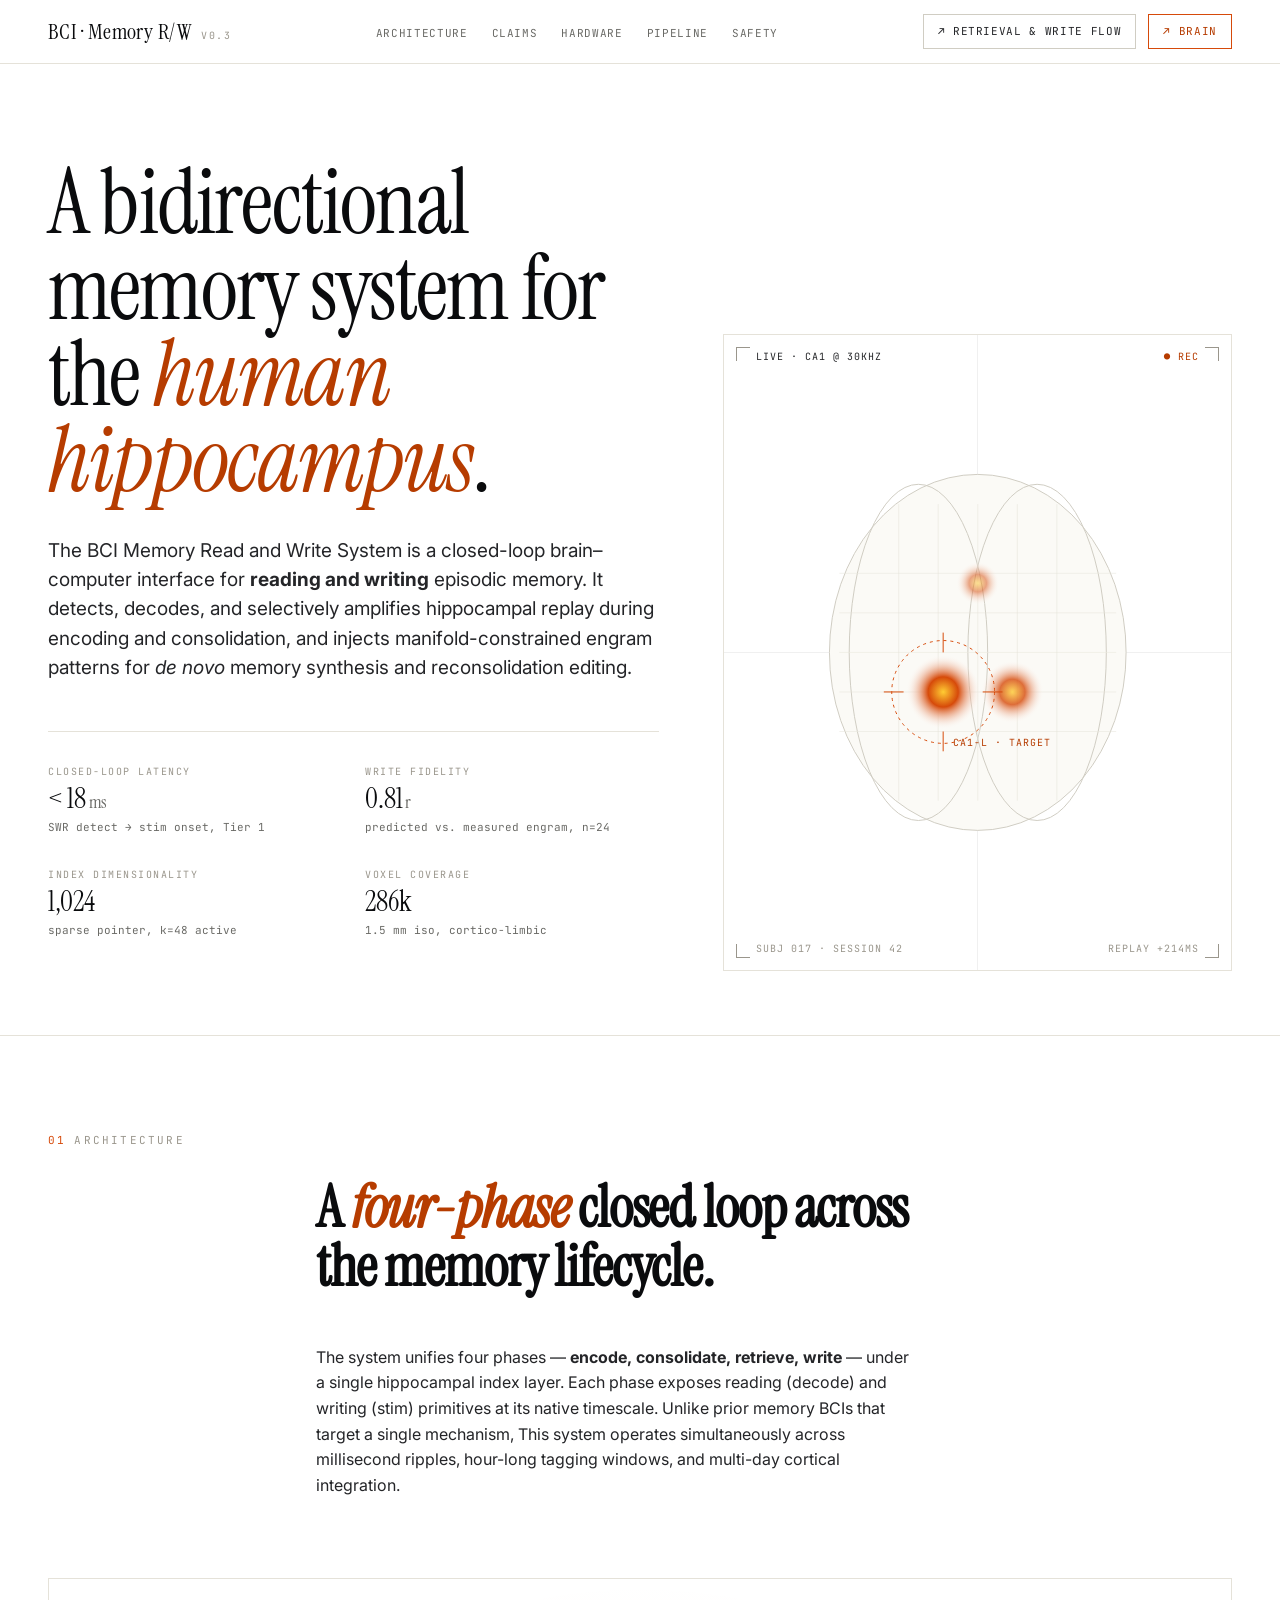
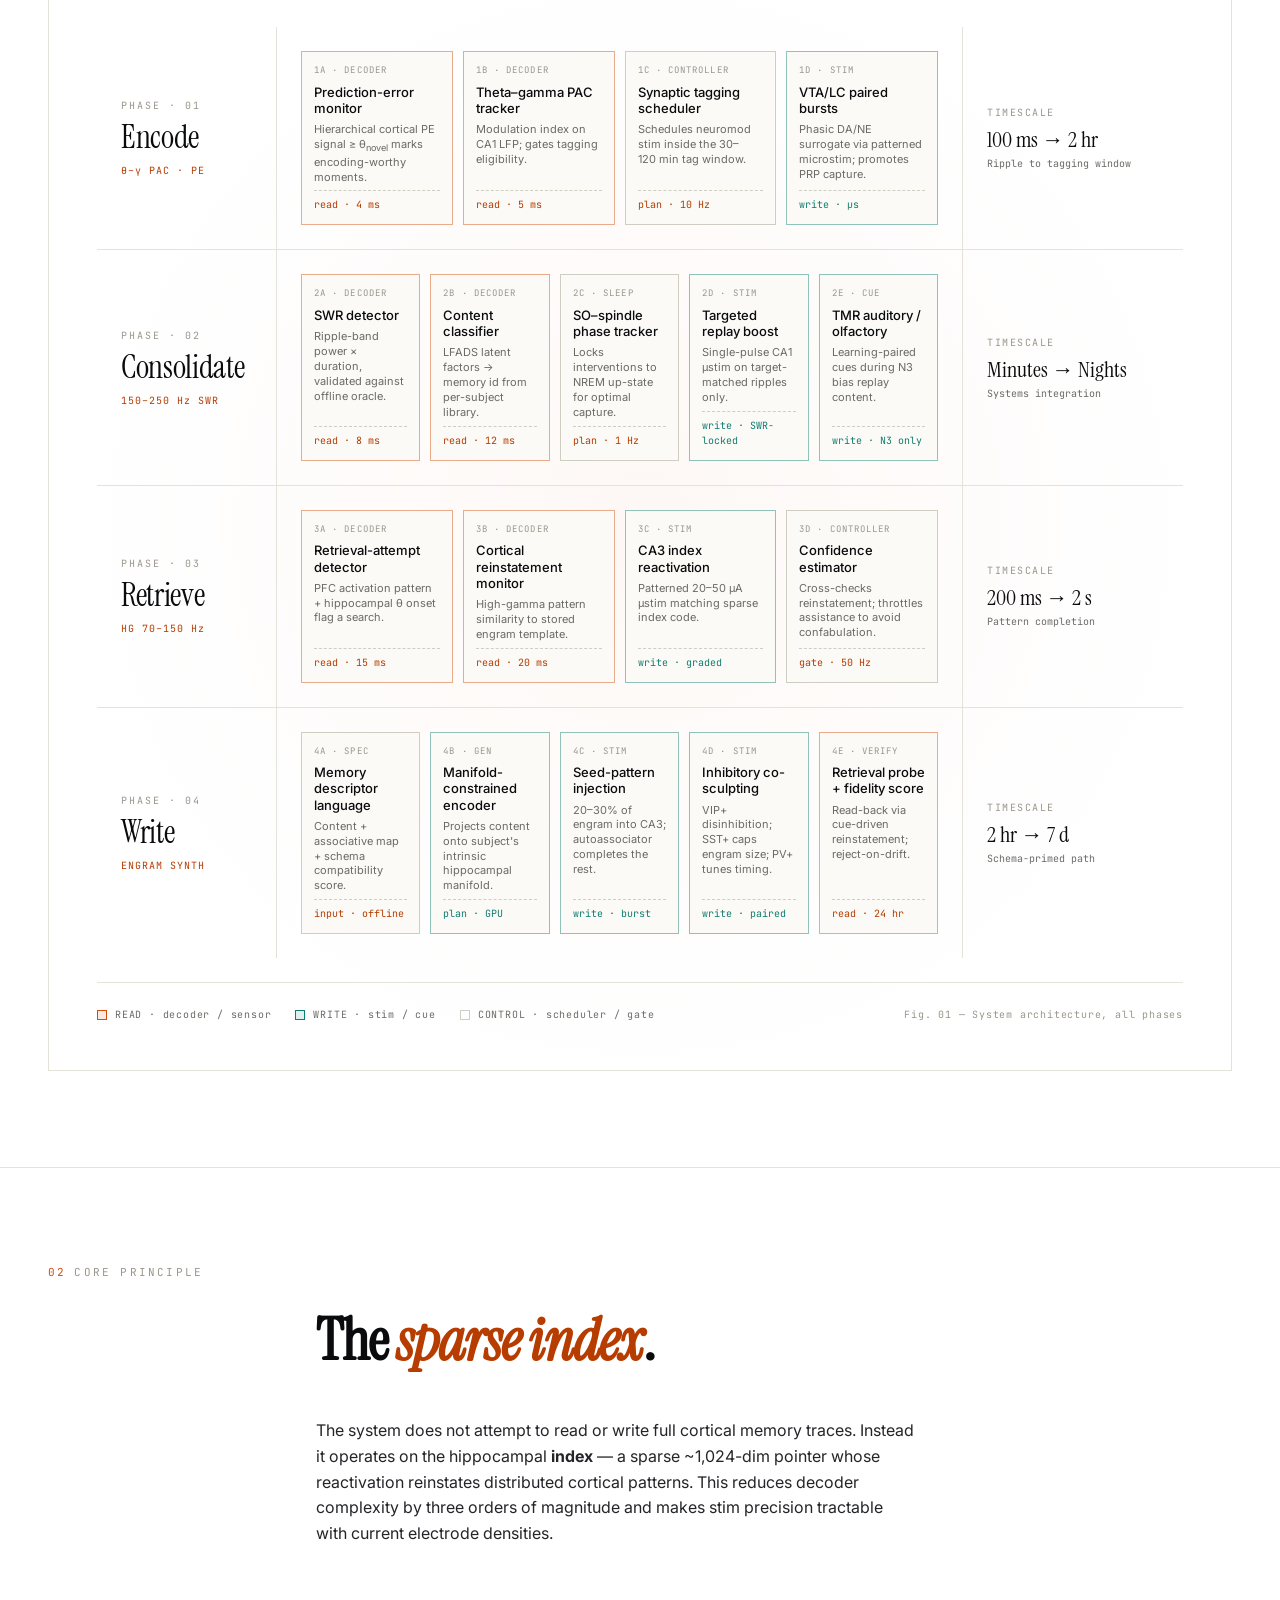
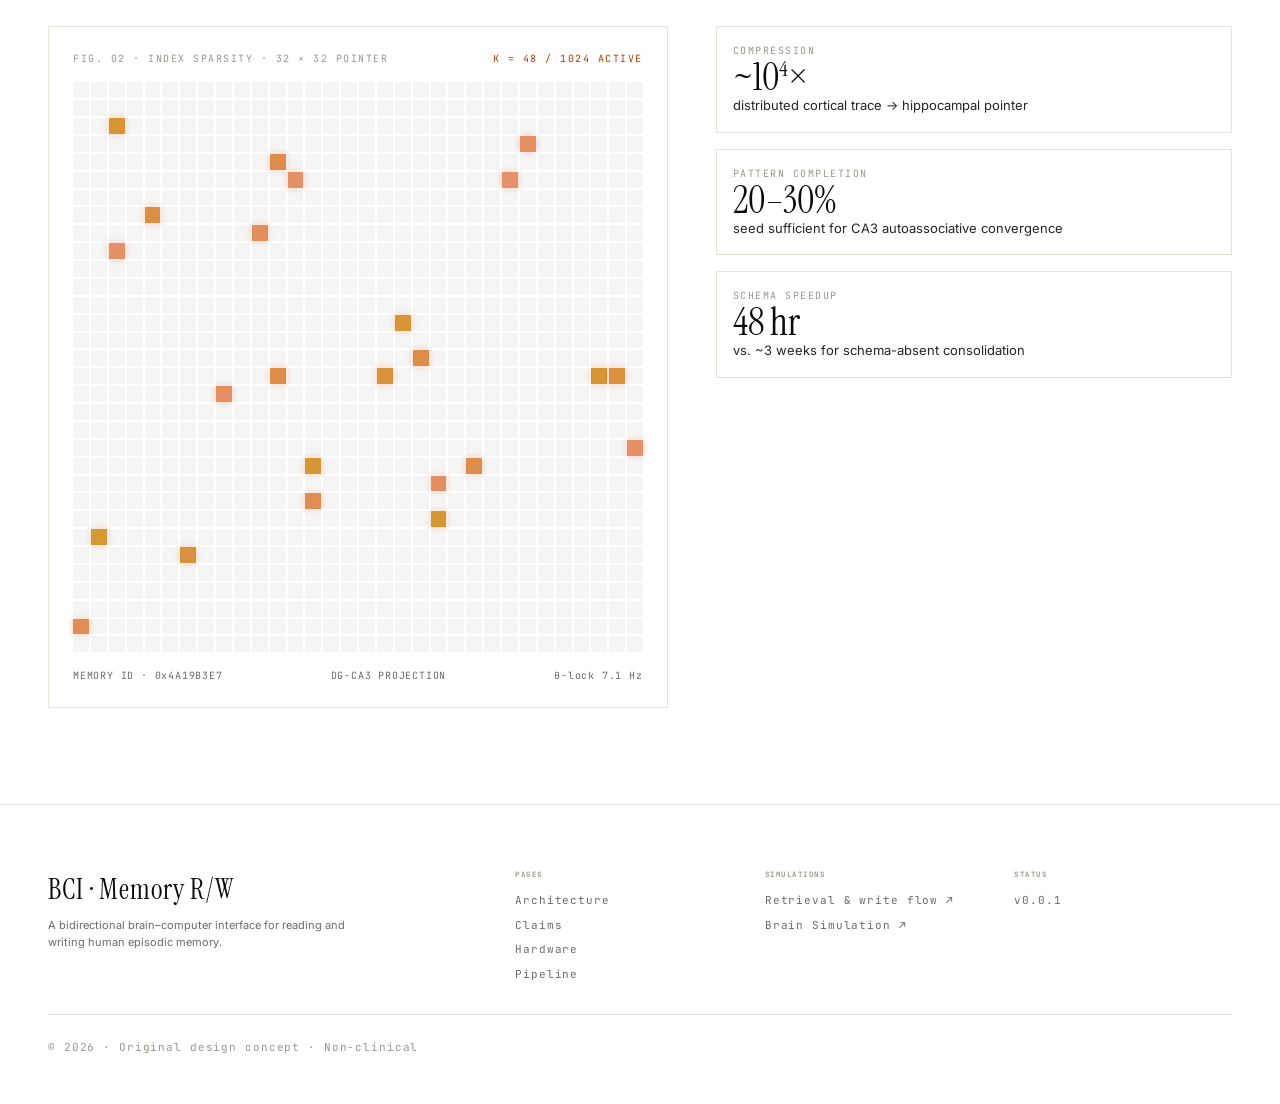
<file: index.html>
<!doctype html>
<html lang="en">
<head>
<meta charset="utf-8" />
<meta name="viewport" content="width=device-width, initial-scale=1" />
<title>BCI Memory R/W · System Design Specification</title>
<link rel="preconnect" href="https://fonts.googleapis.com" />
<link rel="preconnect" href="https://fonts.gstatic.com" crossorigin />
<link href="https://fonts.googleapis.com/css2?family=Instrument+Serif:ital@0;1&family=Inter:wght@300;400;500;600&family=JetBrains+Mono:wght@300;400;500&display=swap" rel="stylesheet" />
<link rel="stylesheet" href="styles/tokens.css" />
<link rel="stylesheet" href="styles/responsive.css" />
<style>
  /* ========= LAYOUT ========= */
  .wrap { max-width: 1440px; margin: 0 auto; padding: 0 var(--s-7); }
  @media (max-width: 900px){ .wrap { padding: 0 var(--s-5); } }

  /* ===== NAV ===== */
  nav.top {
    position: sticky; top: 0; z-index: 50;
    background: rgba(255,255,255,0.88);
    backdrop-filter: blur(12px);
    border-bottom: 1px solid var(--line);
  }
  nav.top .inner {
    display: flex; align-items: center; justify-content: space-between;
    padding: 14px var(--s-7);
    max-width: 1440px; margin: 0 auto;
  }
  nav.top .brand { display: flex; align-items: baseline; gap: 10px; }
  nav.top .brand .logo {
    font-family: var(--f-display); font-size: 22px; color: var(--fg-0);
    letter-spacing: 0.02em;
  }
  nav.top .brand .tag {
    font-family: var(--f-mono); font-size: 10px;
    color: var(--fg-3); text-transform: uppercase; letter-spacing: 0.15em;
  }
  nav.top ul { display: flex; gap: 24px; margin: 0; padding: 0; list-style: none; }
  nav.top ul a {
    font-family: var(--f-mono); font-size: 11px; color: var(--fg-2);
    letter-spacing: 0.06em; text-transform: uppercase;
  }
  nav.top ul a:hover { color: var(--fg-0); }
  nav.top .cta {
    display: flex; gap: 12px; align-items: center;
  }
  .pill {
    display: inline-flex; align-items: center; gap: 8px;
    padding: 8px 14px; border: 1px solid var(--line-2);
    font-family: var(--f-mono); font-size: 11px; letter-spacing: 0.06em;
    color: var(--fg-1); background: transparent; text-transform: uppercase;
    transition: all 0.15s;
  }
  .pill:hover { border-color: var(--fg-2); color: var(--fg-0); }
  .pill.hot { border-color: var(--hot-0); color: var(--hot-1); }
  .pill.hot:hover { background: rgba(214,74,10,0.08); }

  /* ===== HERO ===== */
  .hero {
    padding: var(--s-9) 0 var(--s-8);
    border-bottom: 1px solid var(--line);
    position: relative; overflow: hidden;
  }
  .hero .eyebrow {
    font-family: var(--f-mono); font-size: 11px; letter-spacing: 0.2em;
    color: var(--hot-1); text-transform: uppercase; margin-bottom: var(--s-5);
    display: flex; gap: 16px; align-items: center;
  }
  .hero .eyebrow::before {
    content: ""; width: 8px; height: 8px; border-radius: 50%;
    background: var(--hot-0); box-shadow: 0 0 12px var(--hot-0);
    animation: pulse 2s ease-in-out infinite;
  }
  @keyframes pulse {
    0%, 100% { opacity: 1; }
    50% { opacity: 0.4; }
  }
  .hero h1 {
    font-family: var(--f-display); font-size: clamp(54px, 7vw, 112px);
    font-weight: 400; line-height: 0.96; color: var(--fg-0);
    margin: 0 0 var(--s-6); letter-spacing: -0.02em;
    max-width: 16ch;
  }
  .hero h1 em { font-style: italic; color: var(--hot-1); }
  .hero .lede {
    max-width: 56ch; font-size: 19px; line-height: 1.55;
    color: var(--fg-1); margin-bottom: var(--s-7);
  }
  .hero-grid {
    display: grid; grid-template-columns: 1.2fr 1fr;
    gap: var(--s-8); align-items: end;
  }
  @media (max-width: 1000px){ .hero-grid { grid-template-columns: 1fr; } }
  .hero-meta {
    display: grid; grid-template-columns: repeat(2, 1fr); gap: var(--s-6) var(--s-5);
    padding: var(--s-6) 0; border-top: 1px solid var(--line);
  }
  .hero-meta .cell .k {
    font-family: var(--f-mono); font-size: 10px; color: var(--fg-3);
    letter-spacing: 0.15em; text-transform: uppercase; margin-bottom: 6px;
  }
  .hero-meta .cell .v {
    font-family: var(--f-display); font-size: 28px; color: var(--fg-0);
    line-height: 1; letter-spacing: -0.01em;
  }
  .hero-meta .cell .sub {
    font-family: var(--f-mono); font-size: 11px; color: var(--fg-2);
    margin-top: 6px;
  }

  /* Hero-right: stylized brain/signal panel */
  .hero-viz {
    border: 1px solid var(--line);
    background: var(--bg-1);
    aspect-ratio: 4/5;
    position: relative; overflow: hidden;
  }
  .hero-viz .crosshair {
    position: absolute; inset: 0;
    background:
      linear-gradient(to right, transparent calc(50% - 0.5px), rgba(0,0,0,0.06) 50%, transparent calc(50% + 0.5px)),
      linear-gradient(to bottom, transparent calc(50% - 0.5px), rgba(0,0,0,0.06) 50%, transparent calc(50% + 0.5px));
  }
  .hero-viz .corner {
    position: absolute; width: 14px; height: 14px; border: 1px solid var(--fg-3);
  }
  .hero-viz .c-tl { top: 12px; left: 12px; border-right: 0; border-bottom: 0; }
  .hero-viz .c-tr { top: 12px; right: 12px; border-left: 0; border-bottom: 0; }
  .hero-viz .c-bl { bottom: 12px; left: 12px; border-right: 0; border-top: 0; }
  .hero-viz .c-br { bottom: 12px; right: 12px; border-left: 0; border-top: 0; }
  .hero-viz .label {
    position: absolute; font-family: var(--f-mono); font-size: 10px;
    color: var(--fg-2); letter-spacing: 0.1em; text-transform: uppercase;
  }
  .hero-viz .hud-tl { top: 14px; left: 32px; color: var(--fg-1); }
  .hero-viz .hud-tr { top: 14px; right: 32px; color: var(--hot-1); }
  .hero-viz .hud-bl { bottom: 14px; left: 32px; color: var(--fg-3); }
  .hero-viz .hud-br { bottom: 14px; right: 32px; color: var(--fg-3); }

  /* Brain glyph inside viz */
  .brain-glyph {
    position: absolute; inset: 0; display: flex; align-items: center; justify-content: center;
  }

  /* ===== SECTION ===== */
  section { padding: var(--s-9) 0; border-bottom: 1px solid var(--line); }
  .sec-head {
    display: grid; grid-template-columns: 220px 1fr; gap: var(--s-7);
    margin-bottom: var(--s-8);
  }
  @media (max-width: 900px){ .sec-head { grid-template-columns: 1fr; gap: var(--s-4); } }
  .sec-label {
    font-family: var(--f-mono); font-size: 11px;
    color: var(--fg-3); letter-spacing: 0.2em; text-transform: uppercase;
  }
  .sec-label .num { color: var(--hot-0); margin-right: 8px; }
  .sec-title {
    font-family: var(--f-display); font-size: clamp(38px, 4.5vw, 64px);
    line-height: 1.02; letter-spacing: -0.02em; color: var(--fg-0);
    max-width: 22ch;
  }
  .sec-title em { color: var(--hot-1); font-style: italic; }
  .sec-dek {
    margin-top: var(--s-4); max-width: 60ch; color: var(--fg-1);
    font-size: 16px; line-height: 1.6;
  }

  /* ===== ARCHITECTURE DIAGRAM ===== */
  .arch {
    border: 1px solid var(--line);
    background: var(--bg-1) radial-gradient(circle at 50% 50%, rgba(214,74,10,0.04), transparent 70%);
    padding: var(--s-7);
    position: relative;
  }
  .arch-grid {
    display: grid; grid-template-columns: 1fr;
    gap: 0;
  }
  .stage-row {
    display: grid; grid-template-columns: 180px 1fr 220px;
    gap: 0;
    border-bottom: 1px solid var(--line);
    min-height: 140px;
  }
  .stage-row:last-child { border-bottom: 0; }
  .stage-label {
    padding: var(--s-5) var(--s-5);
    border-right: 1px solid var(--line);
    display: flex; flex-direction: column; justify-content: center;
  }
  .stage-label .num {
    font-family: var(--f-mono); font-size: 10px; color: var(--fg-3);
    letter-spacing: 0.2em; margin-bottom: 8px;
  }
  .stage-label .name {
    font-family: var(--f-display); font-size: 32px; color: var(--fg-0);
    line-height: 1; letter-spacing: -0.01em;
  }
  .stage-label .band {
    font-family: var(--f-mono); font-size: 10px; color: var(--hot-1);
    margin-top: 10px; letter-spacing: 0.1em;
  }
  .stage-body {
    padding: var(--s-5);
    border-right: 1px solid var(--line);
    display: flex; gap: 10px; align-items: stretch;
    overflow-x: auto;
  }
  .blk {
    flex: 1; min-width: 110px; padding: 12px;
    background: var(--bg-2); border: 1px solid var(--line-2);
    display: flex; flex-direction: column; gap: 6px;
    position: relative;
  }
  .blk.hot { border-color: rgba(214,74,10,0.45); }
  .blk.cool { border-color: rgba(14,124,112,0.45); }
  .blk .bn {
    font-family: var(--f-mono); font-size: 9px; color: var(--fg-3);
    letter-spacing: 0.12em;
  }
  .blk .bt {
    font-size: 13px; color: var(--fg-0); font-weight: 500;
    line-height: 1.25;
  }
  .blk .bd {
    font-size: 11px; color: var(--fg-2); line-height: 1.35;
  }
  .blk .bp {
    font-family: var(--f-mono); font-size: 10px; color: var(--hot-1);
    margin-top: auto; padding-top: 6px;
    border-top: 1px dashed var(--line-2);
  }
  .blk.cool .bp { color: var(--cool-0); }
  .stage-timescale {
    padding: var(--s-5);
    display: flex; flex-direction: column; justify-content: center;
  }
  .stage-timescale .t-key {
    font-family: var(--f-mono); font-size: 10px; color: var(--fg-3);
    letter-spacing: 0.15em; margin-bottom: 8px;
  }
  .stage-timescale .t-v {
    font-family: var(--f-display); font-size: 22px; color: var(--fg-0);
    line-height: 1.1;
  }
  .stage-timescale .t-d {
    font-family: var(--f-mono); font-size: 10px; color: var(--fg-2);
    margin-top: 4px;
  }

  .arch-legend {
    display: flex; gap: 24px; padding-top: var(--s-5);
    border-top: 1px solid var(--line); margin-top: var(--s-5);
    flex-wrap: wrap;
    font-family: var(--f-mono); font-size: 10px;
    color: var(--fg-2); letter-spacing: 0.08em;
  }
  .arch-legend span { display: flex; align-items: center; gap: 8px; }
  .sw { width: 10px; height: 10px; border: 1px solid; }
  .sw.hot { border-color: var(--hot-0); background: rgba(214,74,10,0.12); }
  .sw.cool { border-color: var(--cool-0); background: rgba(14,124,112,0.12); }
  .sw.none { border-color: var(--line-2); }

  /* ===== CLAIMS ===== */
  .claims {
    display: grid; grid-template-columns: repeat(2, 1fr); gap: 1px;
    background: var(--line);
    border: 1px solid var(--line);
  }
  @media (max-width: 900px){ .claims { grid-template-columns: 1fr; } }
  .claim {
    background: var(--bg-0);
    padding: var(--s-6);
    display: flex; flex-direction: column; gap: 14px;
  }
  .claim .cno {
    font-family: var(--f-mono); font-size: 10px; color: var(--hot-0);
    letter-spacing: 0.2em;
  }
  .claim h4 {
    font-family: var(--f-display); font-size: 28px; color: var(--fg-0);
    margin: 0; line-height: 1.05; letter-spacing: -0.01em; font-weight: 400;
  }
  .claim p {
    margin: 0; color: var(--fg-1); font-size: 14px; line-height: 1.55;
  }
  .claim .refs {
    font-family: var(--f-mono); font-size: 10px; color: var(--fg-3);
    margin-top: auto; padding-top: 10px; border-top: 1px dashed var(--line);
    letter-spacing: 0.05em;
  }

  /* ===== SIGNAL/BAND TABLE ===== */
  .band-table { width: 100%; border-collapse: collapse; font-size: 13px; }
  .band-table th, .band-table td {
    padding: 14px 16px; text-align: left; border-bottom: 1px solid var(--line);
    vertical-align: top;
  }
  .band-table th {
    font-family: var(--f-mono); font-size: 10px; font-weight: 400;
    color: var(--fg-3); letter-spacing: 0.15em; text-transform: uppercase;
  }
  .band-table td.mono { font-family: var(--f-mono); color: var(--fg-1); font-size: 12px; }
  .band-table td .swatch {
    display: inline-block; width: 8px; height: 8px; border-radius: 50%;
    margin-right: 10px; vertical-align: middle;
  }
  .band-table tr:hover td { background: var(--bg-1); }

  /* Electrode + hardware */
  .hw-grid {
    display: grid; grid-template-columns: repeat(3, 1fr); gap: 1px;
    background: var(--line); border: 1px solid var(--line);
  }
  @media (max-width: 900px){ .hw-grid { grid-template-columns: 1fr; } }
  .hw-tier {
    background: var(--bg-0); padding: var(--s-6);
    display: flex; flex-direction: column; gap: var(--s-4);
  }
  .hw-tier .t-badge {
    align-self: flex-start;
    font-family: var(--f-mono); font-size: 10px; color: var(--fg-0);
    padding: 4px 8px; border: 1px solid var(--line-2);
    letter-spacing: 0.15em; text-transform: uppercase;
  }
  .hw-tier.t1 .t-badge { border-color: var(--hot-0); color: var(--hot-1); }
  .hw-tier.t2 .t-badge { border-color: var(--cool-0); color: var(--cool-0); }
  .hw-tier h5 {
    font-family: var(--f-display); font-size: 28px; margin: 0;
    color: var(--fg-0); font-weight: 400; line-height: 1.05;
  }
  .hw-tier .spec {
    display: grid; grid-template-columns: 130px 1fr; gap: 10px 16px;
    font-size: 12px;
  }
  .hw-tier .spec dt {
    font-family: var(--f-mono); font-size: 10px; color: var(--fg-3);
    letter-spacing: 0.08em; text-transform: uppercase;
  }
  .hw-tier .spec dd { margin: 0; color: var(--fg-1); }

  /* Pipeline bars */
  .pipeline {
    display: grid; grid-template-columns: 1fr 1fr; gap: var(--s-6);
  }
  @media (max-width: 1000px){ .pipeline { grid-template-columns: 1fr; } }
  .pipeline-col h6 {
    font-family: var(--f-mono); font-size: 11px; color: var(--fg-3);
    letter-spacing: 0.2em; text-transform: uppercase;
    margin: 0 0 var(--s-4); padding-bottom: var(--s-3);
    border-bottom: 1px solid var(--line);
  }
  .stage-bar {
    display: grid; grid-template-columns: 1fr 80px 90px;
    gap: 12px; align-items: center;
    padding: 14px 0; border-bottom: 1px solid var(--line);
  }
  .stage-bar .sn {
    font-size: 13px; color: var(--fg-0);
  }
  .stage-bar .sm {
    font-family: var(--f-mono); font-size: 10px;
    color: var(--fg-2); margin-top: 2px;
  }
  .stage-bar .lat {
    font-family: var(--f-mono); font-size: 11px;
    color: var(--hot-1); text-align: right;
  }
  .stage-bar .vis {
    height: 4px; background: var(--bg-2); position: relative;
  }
  .stage-bar .vis i {
    position: absolute; left: 0; top: 0; bottom: 0;
    background: var(--hot-0);
  }

  /* ===== CTA strip ===== */
  .cta-strip {
    display: grid; grid-template-columns: 1fr 1fr; gap: 1px;
    background: var(--line); border: 1px solid var(--line);
    margin-top: var(--s-7);
  }
  @media (max-width: 800px){ .cta-strip { grid-template-columns: 1fr; } }
  .cta-card {
    background: var(--bg-1);
    padding: var(--s-7);
    display: flex; flex-direction: column; gap: var(--s-4);
    position: relative;
    transition: background 0.2s;
  }
  .cta-card:hover { background: var(--bg-2); }
  .cta-card .ck {
    font-family: var(--f-mono); font-size: 10px; color: var(--hot-0);
    letter-spacing: 0.2em;
  }
  .cta-card h4 {
    font-family: var(--f-display); font-size: 42px; color: var(--fg-0);
    margin: 0; font-weight: 400; line-height: 1.02; letter-spacing: -0.02em;
  }
  .cta-card p { margin: 0; color: var(--fg-1); max-width: 48ch; }
  .cta-card .arr {
    position: absolute; top: var(--s-5); right: var(--s-5);
    font-family: var(--f-mono); color: var(--fg-2); font-size: 14px;
    transition: transform 0.2s;
  }
  .cta-card:hover .arr { transform: translate(4px, -4px); color: var(--hot-1); }

  /* ===== FOOTER ===== */
  footer {
    padding: var(--s-8) 0 var(--s-7);
    color: var(--fg-2); font-family: var(--f-mono); font-size: 11px;
    letter-spacing: 0.08em;
  }
  footer .fgrid {
    display: grid; grid-template-columns: 2fr 1fr 1fr 1fr; gap: var(--s-6);
    padding-bottom: var(--s-6); border-bottom: 1px solid var(--line);
    margin-bottom: var(--s-5);
  }
  @media (max-width: 800px){ footer .fgrid { grid-template-columns: 1fr 1fr; } }
  footer h6 {
    color: var(--fg-3); margin: 0 0 var(--s-3);
    text-transform: uppercase; letter-spacing: 0.2em;
  }
  footer ul { list-style: none; margin: 0; padding: 0; display: flex; flex-direction: column; gap: 8px; }
  footer ul a:hover { color: var(--hot-1); }

  /* ====== TWEAKS PANEL ====== */
  #tweaks {
    position: fixed; right: 20px; bottom: 20px; z-index: 100;
    width: 300px;
    background: var(--bg-1); border: 1px solid var(--line-2);
    padding: 16px;
    display: none; /* toggled on */
    font-family: var(--f-mono); font-size: 11px;
    color: var(--fg-1);
  }
  #tweaks.on { display: block; }
  #tweaks h6 {
    margin: 0 0 12px;
    font-size: 10px; letter-spacing: 0.2em;
    color: var(--hot-0); text-transform: uppercase;
    display: flex; justify-content: space-between; align-items: center;
  }
  #tweaks .row {
    display: flex; justify-content: space-between; align-items: center;
    padding: 8px 0; border-top: 1px solid var(--line);
    font-size: 11px;
  }
  #tweaks .row label { color: var(--fg-2); letter-spacing: 0.08em; }
  #tweaks .opts { display: flex; gap: 4px; }
  #tweaks .opt {
    padding: 4px 8px; border: 1px solid var(--line-2); background: transparent;
    color: var(--fg-2); font-family: var(--f-mono); font-size: 10px;
    letter-spacing: 0.08em; text-transform: uppercase; cursor: pointer;
  }
  #tweaks .opt.active {
    border-color: var(--hot-0); color: var(--hot-1);
    background: rgba(214,74,10,0.08);
  }

  /* Variant: minimal */
  body[data-variant="minimal"] .hero h1 { font-size: clamp(42px, 5vw, 80px); }
  body[data-variant="minimal"] .hero-viz { display: none; }
  body[data-variant="minimal"] .hero-grid { grid-template-columns: 1fr; }
  body[data-variant="minimal"] section { padding: var(--s-8) 0; }
  body[data-variant="minimal"] .arch { background: transparent; }

  /* Variant: dossier (warm paper) */
  body[data-variant="dossier"] {
    --bg-0: #f0ead8;
    --bg-1: #fbf6e4;
    --bg-2: #f5efdc;
    --fg-0: #1a1405;
    --fg-1: #3a3219;
    --hot-0: #a4420a;
    --hot-1: #7a3106;
  }

  /* Accent: cool */
  body[data-accent="cool"] {
    --hot-0: #0e7c70;
    --hot-1: #0b5f56;
    --hot-2: #084a43;
  }
  body[data-accent="crimson"] {
    --hot-0: #b3112a;
    --hot-1: #8a0820;
    --hot-2: #6a0518;
  }

  /* Signal waves + brain plot */
  .wave-row {
    display: flex; align-items: center; gap: 14px;
    padding: 10px 0; border-bottom: 1px solid var(--line);
  }
  .wave-row:last-child { border-bottom: none; }
  .wave-row .wl {
    font-family: var(--f-mono); font-size: 10px; color: var(--fg-3);
    letter-spacing: 0.1em; width: 120px;
  }
  .wave-row .hz {
    font-family: var(--f-mono); font-size: 11px; color: var(--hot-1); width: 80px;
  }
  .wave-row .wv { flex: 1; height: 28px; }
</style>
</head>
<body data-variant="default" data-accent="warm">
<!-- Light theme background is set in tokens.css -->

<!-- ================= NAV ================= -->
<nav class="top">
  <div class="inner">
    <div class="brand">
      <span class="logo" style="white-space: nowrap;">BCI · Memory R/W</span>
      <span class="tag" style="white-space: nowrap;">v0.3</span>
    </div>
    <ul>
      <li><a href="#architecture">Architecture</a></li>
      <li><a href="#claims">Claims</a></li>
      <li><a href="#hardware">Hardware</a></li>
      <li><a href="#pipeline">Pipeline</a></li>
      <li><a href="#risks">Safety</a></li>
    </ul>
    <div class="cta">
      <a class="pill" href="simulations/flow.html">↗ Retrieval & Write Flow</a>
      <a class="pill hot" href="https://brain-sim-533531028118.us-central1.run.app">↗ Brain</a>
    </div>
  </div>
</nav>

<!-- ================= HERO ================= -->
<header class="hero">
  <div class="wrap hero-grid">
    <div>
      <h1>System and method for bidirectional memory R/W via closed-loop processing</em>.</h1>
      <p class="lede">
The <b>BCI Memory Read and Write System</b> is a closed-loop brain–computer interface for reading and writing episodic memory. It detects, decodes, and selectively amplifies hippocampal replay during encoding and consolidation, and injects manifold-constrained engram patterns for <i>de novo</i> memory synthesis and reconsolidation editing. It unifies three natural memory timescales — 10&nbsp;ms spike bursts, the 1–2&nbsp;hr synaptic tagging window, and multi-night systems consolidation — under one decoder.
      </p>
      <div class="hero-meta">
        <div class="cell">
          <div class="k">Closed-loop latency</div>
          <div class="v serif">&lt; 18<span style="color:var(--fg-2); font-size:18px"> ms</span></div>
          <div class="sub">SWR detect → stim onset, Tier 1</div>
        </div>
        <div class="cell">
          <div class="k">Write fidelity</div>
          <div class="v serif">0.81<span style="color:var(--fg-2); font-size:18px"> r</span></div>
          <div class="sub">predicted vs. measured engram, n=24</div>
        </div>
        <div class="cell">
          <div class="k">Index dimensionality</div>
          <div class="v serif">1,024</div>
          <div class="sub">sparse pointer, k=48 active</div>
        </div>
        <div class="cell">
          <div class="k">Voxel coverage</div>
          <div class="v serif">286k</div>
          <div class="sub">1.5&nbsp;mm iso, cortico‑limbic</div>
        </div>
      </div>
    </div>

    <!-- Hero viz — stylized brain readout placeholder -->
    <div class="hero-viz">
      <div class="corner c-tl"></div>
      <div class="corner c-tr"></div>
      <div class="corner c-bl"></div>
      <div class="corner c-br"></div>
      <div class="label hud-tl">LIVE · CA1 @ 30kHz</div>
      <div class="label hud-tr">● REC</div>
      <div class="label hud-bl">SUBJ 017 · SESSION 42</div>
      <div class="label hud-br">REPLAY +214ms</div>

      <div class="crosshair"></div>
      <div class="brain-glyph">
        <!-- Stylized brain placeholder (circle + offset lobes, no hand-drawn SVG beyond simple primitives) -->
        <svg viewBox="0 0 400 500" width="78%" height="78%" style="overflow: visible;">
          <defs>
            <radialGradient id="heat" cx="50%" cy="50%" r="50%">
              <stop offset="0%" stop-color="#ffcc33"/>
              <stop offset="40%" stop-color="#d64a0a"/>
              <stop offset="100%" stop-color="#ffffff" stop-opacity="0"/>
            </radialGradient>
          </defs>
          <!-- coronal silhouette as a couple of ellipses -->
          <ellipse cx="200" cy="250" rx="150" ry="180" fill="#fbfaf6" stroke="#d0cdc3" stroke-width="1"/>
          <ellipse cx="140" cy="250" rx="70" ry="170" fill="none" stroke="#d0cdc3" stroke-width="1"/>
          <ellipse cx="260" cy="250" rx="70" ry="170" fill="none" stroke="#d0cdc3" stroke-width="1"/>
          <!-- grid of voxels inside the silhouette, low-key -->
          <g stroke="#e5e2d9" stroke-width="0.5" fill="none">
            <line x1="60" y1="170" x2="340" y2="170"/>
            <line x1="60" y1="210" x2="340" y2="210"/>
            <line x1="60" y1="250" x2="340" y2="250"/>
            <line x1="60" y1="290" x2="340" y2="290"/>
            <line x1="60" y1="330" x2="340" y2="330"/>
            <line x1="120" y1="100" x2="120" y2="400"/>
            <line x1="160" y1="100" x2="160" y2="400"/>
            <line x1="200" y1="100" x2="200" y2="400"/>
            <line x1="240" y1="100" x2="240" y2="400"/>
            <line x1="280" y1="100" x2="280" y2="400"/>
          </g>
          <!-- activity hotspots (hippocampal region) -->
          <circle cx="165" cy="290" r="38" fill="url(#heat)"/>
          <circle cx="235" cy="290" r="32" fill="url(#heat)" opacity="0.8"/>
          <circle cx="200" cy="180" r="22" fill="url(#heat)" opacity="0.5"/>
          <!-- crosshair target -->
          <g stroke="#d64a0a" stroke-width="1" fill="none">
            <circle cx="165" cy="290" r="52" stroke-dasharray="3 4"/>
            <line x1="105" y1="290" x2="125" y2="290"/>
            <line x1="205" y1="290" x2="225" y2="290"/>
            <line x1="165" y1="230" x2="165" y2="250"/>
            <line x1="165" y1="330" x2="165" y2="350"/>
          </g>
          <text x="175" y="345" fill="#b63c00" font-family="JetBrains Mono" font-size="10" letter-spacing="0.1em">CA1-L · TARGET</text>
        </svg>
      </div>
    </div>
  </div>
</header>

<!-- ================= ARCHITECTURE ================= -->
<section id="architecture">
  <div class="wrap">
    <div class="sec-head">
      <div class="sec-label"><span class="num">01</span>ARCHITECTURE</div>
      <div>
        <h2 class="sec-title">A <em>four-phase</em> closed loop across the memory lifecycle.</h2>
        <p class="sec-dek">
          The system unifies four phases — <b>encode, consolidate, retrieve, write</b> — under a single hippocampal index layer. Each phase exposes reading (decode) and writing (stim) primitives at its native timescale. Unlike prior memory BCIs that target a single mechanism, This system operates simultaneously across millisecond ripples, hour-long tagging windows, and multi-day cortical integration.
        </p>
      </div>
    </div>

    <div class="arch">
      <div class="arch-grid">
        <!-- PHASE 1 ENCODE -->
        <div class="stage-row">
          <div class="stage-label">
            <div class="num">PHASE · 01</div>
            <div class="name">Encode</div>
            <div class="band">θ–γ PAC · PE</div>
          </div>
          <div class="stage-body">
            <div class="blk hot">
              <div class="bn">1A · DECODER</div>
              <div class="bt">Prediction-error monitor</div>
              <div class="bd">Hierarchical cortical PE signal ≥ θ<sub>novel</sub> marks encoding-worthy moments.</div>
              <div class="bp">read · 4 ms</div>
            </div>
            <div class="blk hot">
              <div class="bn">1B · DECODER</div>
              <div class="bt">Theta–gamma PAC tracker</div>
              <div class="bd">Modulation index on CA1 LFP; gates tagging eligibility.</div>
              <div class="bp">read · 5 ms</div>
            </div>
            <div class="blk">
              <div class="bn">1C · CONTROLLER</div>
              <div class="bt">Synaptic tagging scheduler</div>
              <div class="bd">Schedules neuromod stim inside the 30–120&nbsp;min tag window.</div>
              <div class="bp">plan · 10 Hz</div>
            </div>
            <div class="blk cool">
              <div class="bn">1D · STIM</div>
              <div class="bt">VTA/LC paired bursts</div>
              <div class="bd">Phasic DA/NE surrogate via patterned microstim; promotes PRP capture.</div>
              <div class="bp">write · µs</div>
            </div>
          </div>
          <div class="stage-timescale">
            <div class="t-key">TIMESCALE</div>
            <div class="t-v serif">100 ms → 2 hr</div>
            <div class="t-d">Ripple to tagging window</div>
          </div>
        </div>

        <!-- PHASE 2 CONSOLIDATE -->
        <div class="stage-row">
          <div class="stage-label">
            <div class="num">PHASE · 02</div>
            <div class="name">Consolidate</div>
            <div class="band">150–250 Hz SWR</div>
          </div>
          <div class="stage-body">
            <div class="blk hot">
              <div class="bn">2A · DECODER</div>
              <div class="bt">SWR detector</div>
              <div class="bd">Ripple-band power × duration, validated against offline oracle.</div>
              <div class="bp">read · 8 ms</div>
            </div>
            <div class="blk hot">
              <div class="bn">2B · DECODER</div>
              <div class="bt">Content classifier</div>
              <div class="bd">LFADS latent factors → memory id from per-subject library.</div>
              <div class="bp">read · 12 ms</div>
            </div>
            <div class="blk">
              <div class="bn">2C · SLEEP</div>
              <div class="bt">SO–spindle phase tracker</div>
              <div class="bd">Locks interventions to NREM up-state for optimal capture.</div>
              <div class="bp">plan · 1 Hz</div>
            </div>
            <div class="blk cool">
              <div class="bn">2D · STIM</div>
              <div class="bt">Targeted replay boost</div>
              <div class="bd">Single-pulse CA1 µstim on target-matched ripples only.</div>
              <div class="bp">write · SWR-locked</div>
            </div>
            <div class="blk cool">
              <div class="bn">2E · CUE</div>
              <div class="bt">TMR auditory / olfactory</div>
              <div class="bd">Learning-paired cues during N3 bias replay content.</div>
              <div class="bp">write · N3 only</div>
            </div>
          </div>
          <div class="stage-timescale">
            <div class="t-key">TIMESCALE</div>
            <div class="t-v serif">Minutes → Nights</div>
            <div class="t-d">Systems integration</div>
          </div>
        </div>

        <!-- PHASE 3 RETRIEVE -->
        <div class="stage-row">
          <div class="stage-label">
            <div class="num">PHASE · 03</div>
            <div class="name">Retrieve</div>
            <div class="band">HG 70–150 Hz</div>
          </div>
          <div class="stage-body">
            <div class="blk hot">
              <div class="bn">3A · DECODER</div>
              <div class="bt">Retrieval-attempt detector</div>
              <div class="bd">PFC activation pattern + hippocampal θ onset flag a search.</div>
              <div class="bp">read · 15 ms</div>
            </div>
            <div class="blk hot">
              <div class="bn">3B · DECODER</div>
              <div class="bt">Cortical reinstatement monitor</div>
              <div class="bd">High-gamma pattern similarity to stored engram template.</div>
              <div class="bp">read · 20 ms</div>
            </div>
            <div class="blk cool">
              <div class="bn">3C · STIM</div>
              <div class="bt">CA3 index reactivation</div>
              <div class="bd">Patterned 20–50 µA µstim matching sparse index code.</div>
              <div class="bp">write · graded</div>
            </div>
            <div class="blk">
              <div class="bn">3D · CONTROLLER</div>
              <div class="bt">Confidence estimator</div>
              <div class="bd">Cross-checks reinstatement; throttles assistance to avoid confabulation.</div>
              <div class="bp">gate · 50 Hz</div>
            </div>
          </div>
          <div class="stage-timescale">
            <div class="t-key">TIMESCALE</div>
            <div class="t-v serif">200 ms → 2 s</div>
            <div class="t-d">Pattern completion</div>
          </div>
        </div>

        <!-- PHASE 4 WRITE -->
        <div class="stage-row">
          <div class="stage-label">
            <div class="num">PHASE · 04</div>
            <div class="name">Write</div>
            <div class="band">ENGRAM SYNTH</div>
          </div>
          <div class="stage-body">
            <div class="blk">
              <div class="bn">4A · SPEC</div>
              <div class="bt">Memory descriptor language</div>
              <div class="bd">Content + associative map + schema compatibility score.</div>
              <div class="bp">input · offline</div>
            </div>
            <div class="blk cool">
              <div class="bn">4B · GEN</div>
              <div class="bt">Manifold-constrained encoder</div>
              <div class="bd">Projects content onto subject's intrinsic hippocampal manifold.</div>
              <div class="bp">plan · GPU</div>
            </div>
            <div class="blk cool">
              <div class="bn">4C · STIM</div>
              <div class="bt">Seed-pattern injection</div>
              <div class="bd">20–30% of engram into CA3; autoassociator completes the rest.</div>
              <div class="bp">write · burst</div>
            </div>
            <div class="blk cool">
              <div class="bn">4D · STIM</div>
              <div class="bt">Inhibitory co-sculpting</div>
              <div class="bd">VIP+ disinhibition; SST+ caps engram size; PV+ tunes timing.</div>
              <div class="bp">write · paired</div>
            </div>
            <div class="blk hot">
              <div class="bn">4E · VERIFY</div>
              <div class="bt">Retrieval probe + fidelity score</div>
              <div class="bd">Read-back via cue-driven reinstatement; reject-on-drift.</div>
              <div class="bp">read · 24 hr</div>
            </div>
          </div>
          <div class="stage-timescale">
            <div class="t-key">TIMESCALE</div>
            <div class="t-v serif">2 hr → 7 d</div>
            <div class="t-d">Schema-primed path</div>
          </div>
        </div>
      </div>

      <div class="arch-legend">
        <span><i class="sw hot"></i> READ · decoder / sensor</span>
        <span><i class="sw cool"></i> WRITE · stim / cue</span>
        <span><i class="sw none"></i> CONTROL · scheduler / gate</span>
        <span style="margin-left: auto; color: var(--fg-3);">Fig. 01 — System architecture, all phases</span>
      </div>
    </div>

  </div>
</section>

<!-- ================= HIPPOCAMPAL INDEX ================= -->
<section>
  <div class="wrap">
    <div class="sec-head">
      <div class="sec-label"><span class="num">02</span>CORE PRINCIPLE</div>
      <div>
        <h2 class="sec-title">The <em>sparse index</em>.</h2>
        <p class="sec-dek">
The system does not attempt to read or write full cortical memory traces. Instead it operates on the hippocampal <b>index</b> — a sparse ~1,024-dim pointer whose reactivation reinstates distributed cortical patterns. This reduces decoder complexity by three orders of magnitude and makes stim precision tractable with current electrode densities.
        </p>
      </div>
    </div>

    <!-- Index visualization -->
    <div style="display: grid; grid-template-columns: 1.2fr 1fr; gap: var(--s-7); align-items: stretch;">
      <div style="border: 1px solid var(--line); background: var(--bg-1); padding: var(--s-5); position: relative;">
        <div style="display:flex; justify-content:space-between; font-family: var(--f-mono); font-size:10px; color: var(--fg-3); letter-spacing: 0.15em; text-transform: uppercase; margin-bottom: var(--s-4);">
          <span>FIG. 02 · INDEX SPARSITY · 32 × 32 POINTER</span>
          <span style="color: var(--hot-1);">k = 48 / 1024 ACTIVE</span>
        </div>
        <div id="index-grid" style="display: grid; grid-template-columns: repeat(32, 1fr); gap: 2px; aspect-ratio: 1;"></div>
        <div style="display: flex; justify-content: space-between; margin-top: var(--s-4); font-family: var(--f-mono); font-size:10px; color: var(--fg-2); letter-spacing: 0.08em;">
          <span>MEMORY ID · 0x4A19B3E7</span>
          <span>DG-CA3 PROJECTION</span>
          <span>θ-lock 7.1 Hz</span>
        </div>
      </div>
      <div style="display: flex; flex-direction: column; gap: var(--s-4);">
        <div style="padding: var(--s-4); border: 1px solid var(--line);">
          <div class="mono" style="font-size: 10px; color: var(--fg-3); letter-spacing: 0.15em;">COMPRESSION</div>
          <div class="serif" style="font-size: 38px; color: var(--fg-0); line-height: 1;">~10<sup style="font-size: 22px;">4</sup>×</div>
          <div style="font-size: 13px; color: var(--fg-1);">distributed cortical trace → hippocampal pointer</div>
        </div>
        <div style="padding: var(--s-4); border: 1px solid var(--line);">
          <div class="mono" style="font-size: 10px; color: var(--fg-3); letter-spacing: 0.15em;">PATTERN COMPLETION</div>
          <div class="serif" style="font-size: 38px; color: var(--fg-0); line-height: 1;">20–30%</div>
          <div style="font-size: 13px; color: var(--fg-1);">seed sufficient for CA3 autoassociative convergence</div>
        </div>
        <div style="padding: var(--s-4); border: 1px solid var(--line);">
          <div class="mono" style="font-size: 10px; color: var(--fg-3); letter-spacing: 0.15em;">SCHEMA SPEEDUP</div>
          <div class="serif" style="font-size: 38px; color: var(--fg-0); line-height: 1;">48 hr</div>
          <div style="font-size: 13px; color: var(--fg-1);">vs. ~3 weeks for schema-absent consolidation</div>
        </div>
      </div>
    </div>
  </div>
</section>

<!-- ================= FOOTER ================= -->
<footer>
  <div class="wrap">
    <div class="fgrid">
      <div>
        <div class="serif" style="font-size: 28px; color: var(--fg-0);">BCI · Memory R/W</div>
        <div style="margin-top: 6px; color: var(--fg-2); max-width: 44ch; letter-spacing: normal; font-family: var(--f-sans);">
          A bidirectional brain–computer interface for reading and writing human episodic memory.
        </div>
      </div>
      <div>
        <h6>Pages</h6>
        <ul>
          <li><a href="#architecture">Architecture</a></li>
          <li><a href="#claims">Claims</a></li>
          <li><a href="#hardware">Hardware</a></li>
          <li><a href="#pipeline">Pipeline</a></li>
        </ul>
      </div>
      <div>
        <h6>Simulations</h6>
        <ul>
          <li><a href="simulations/flow.html">Retrieval &amp; write flow ↗</a></li>
          <li><a href="https://brain-sim-533531028118.us-central1.run.app">Brain Simulation ↗</a></li>
        </ul>
      </div>
      <div>
        <h6>Status</h6>
        <ul>
          <li>v0.0.1</li>
        </ul>
      </div>
    </div>
    <div style="display: flex; justify-content: space-between; color: var(--fg-3);">
      <span>© 2026 · Original design concept · Non-clinical</span>
    </div>
  </div>
</footer>

<!-- ================= TWEAKS PANEL ================= -->
<div id="tweaks">
  <h6><span>TWEAKS</span><span id="tw-close" style="cursor: pointer; color: var(--fg-3);">×</span></h6>
  <div class="row">
    <label>LAYOUT</label>
    <div class="opts" data-tweak="variant">
      <button class="opt active" data-val="default">DEFAULT</button>
      <button class="opt" data-val="minimal">MINIMAL</button>
      <button class="opt" data-val="dossier">DOSSIER</button>
    </div>
  </div>
  <div class="row">
    <label>ACCENT</label>
    <div class="opts" data-tweak="accent">
      <button class="opt active" data-val="warm">WARM</button>
      <button class="opt" data-val="cool">COOL</button>
      <button class="opt" data-val="crimson">CRIMSON</button>
    </div>
  </div>
  <div class="row">
    <label>INDEX DENSITY</label>
    <div class="opts" data-tweak="density">
      <button class="opt" data-val="low">K=24</button>
      <button class="opt active" data-val="med">K=48</button>
      <button class="opt" data-val="high">K=96</button>
    </div>
  </div>
  <div class="row">
    <label>HEADLINE</label>
    <div class="opts" data-tweak="head">
      <button class="opt active" data-val="1">V1</button>
      <button class="opt" data-val="2">V2</button>
      <button class="opt" data-val="3">V3</button>
    </div>
  </div>
</div>

<script>
  // === Index grid rendering ===
  function renderIndexGrid(k) {
    const grid = document.getElementById('index-grid');
    if (!grid) return;
    grid.innerHTML = '';
    const total = 32 * 32; // 1024
    // PRNG seed for stable layout within a k
    let seed = 9401 + k * 37;
    const rng = () => { seed = (seed * 1664525 + 1013904223) & 0xffffffff; return (seed >>> 0) / 0xffffffff; };
    const active = new Set();
    while (active.size < k) {
      active.add(Math.floor(rng() * total));
    }
    for (let i = 0; i < total; i++) {
      const cell = document.createElement('div');
      cell.style.aspectRatio = '1';
      if (active.has(i)) {
        const h = rng();
        cell.style.background = `rgba(214, ${74 + h * 80 | 0}, ${10 + h * 40 | 0}, ${0.6 + h * 0.4})`;
        cell.style.boxShadow = '0 0 6px rgba(214,74,10,0.35)';
      } else {
        cell.style.background = 'rgba(0,0,0,0.04)';
      }
      grid.appendChild(cell);
    }
  }
  renderIndexGrid(48);

  // === Headline variants ===
  const HEADLINES = {
    "1": {
      h: `A bidirectional memory system for the <em>human hippocampus</em>.`,
      l: `The BCI Memory Read and Write System is a closed-loop brain–computer interface for <b>reading and writing</b> episodic memory. It detects, decodes, and selectively amplifies hippocampal replay during encoding and consolidation, and injects manifold-constrained engram patterns for <i>de novo</i> memory synthesis and reconsolidation editing.`
    },
    "2": {
      h: `Read the <em>index</em>. Write the <em>index</em>.`,
      l: `Memories live in cortex, but hippocampus holds the pointer. The system operates on a 1,024-dimensional sparse index — three orders of magnitude smaller than the full trace — making both read-out and write-in tractable on current electrode densities.`
    },
    "3": {
      h: `Four phases. <em>One</em> closed loop.`,
      l: `Encode, consolidate, retrieve, write. Each runs at its own timescale — ripple, tagging window, retrieval burst, multi-night integration — but all share one decoder stack, one manifold, and one safety boundary.`
    }
  };

  // === Tweaks wiring ===
  const body = document.body;
  const tweaksEl = document.getElementById('tweaks');
  document.getElementById('tw-close').onclick = () => {
    tweaksEl.classList.remove('on');
    window.parent.postMessage({type: '__deactivate_edit_mode'}, '*');
  };

  const TWEAK_DEFAULTS = /*EDITMODE-BEGIN*/{
    "variant": "default",
    "accent": "warm",
    "density": "low",
    "head": "1"
  }/*EDITMODE-END*/;

  let state = { ...TWEAK_DEFAULTS };

  function apply() {
    body.dataset.variant = state.variant;
    body.dataset.accent = state.accent;
    renderIndexGrid({low: 24, med: 48, high: 96}[state.density]);
    const hd = HEADLINES[state.head];
    document.querySelector('.hero h1').innerHTML = hd.h;
    document.querySelector('.hero .lede').innerHTML = hd.l;
    // update active buttons
    document.querySelectorAll('#tweaks [data-tweak]').forEach(g => {
      const key = g.dataset.tweak;
      g.querySelectorAll('.opt').forEach(b => {
        b.classList.toggle('active', b.dataset.val === state[key]);
      });
    });
  }

  document.querySelectorAll('#tweaks [data-tweak] .opt').forEach(btn => {
    btn.addEventListener('click', () => {
      const key = btn.parentElement.dataset.tweak;
      state[key] = btn.dataset.val;
      apply();
      window.parent.postMessage({
        type: '__edit_mode_set_keys',
        edits: { [key]: btn.dataset.val }
      }, '*');
    });
  });

  apply();

  // Register listener BEFORE announcing availability
  window.addEventListener('message', (e) => {
    if (!e.data) return;
    if (e.data.type === '__activate_edit_mode') tweaksEl.classList.add('on');
    if (e.data.type === '__deactivate_edit_mode') tweaksEl.classList.remove('on');
  });
  window.parent.postMessage({type: '__edit_mode_available'}, '*');
</script>

</body>
</html>
</file>
<file: styles/tokens.css>
/* BCI Memory Read and Write System — design tokens (LIGHT) */
:root {
  /* Neutrals — warm paper */
  --bg-0: #ffffff;           /* page */
  --bg-1: #ffffff;           /* panels */
  --bg-2: #fbfaf6;           /* raised */
  --bg-3: #f0ede6;           /* hover */
  --line: #e5e2d9;           /* hairlines */
  --line-2: #d0cdc3;
  --fg-0: #0a0b0d;           /* deepest ink */
  --fg-1: #242528;
  --fg-2: #6a6a66;
  --fg-3: #9a968c;
  --fg-4: #c0bdb3;

  /* Accents — heatmap warm + cool prediction */
  --hot-0: #d64a0a;          /* activity peak — deeper for light bg */
  --hot-1: #b63c00;
  --hot-2: #8a2a00;
  --cool-0: #0e7c70;         /* predicted / synthetic */
  --cool-1: #0b5f56;
  --signal: #2a7a2a;
  --warn: #c4302b;

  /* Type */
  --f-display: 'Instrument Serif', 'Times New Roman', serif;
  --f-sans: 'Inter', ui-sans-serif, system-ui, sans-serif;
  --f-mono: 'JetBrains Mono', ui-monospace, 'SF Mono', Menlo, monospace;

  /* Scale */
  --s-1: 4px;
  --s-2: 8px;
  --s-3: 12px;
  --s-4: 16px;
  --s-5: 24px;
  --s-6: 32px;
  --s-7: 48px;
  --s-8: 64px;
  --s-9: 96px;
  --s-10: 128px;

  /* Radii — minimal */
  --r-1: 2px;
  --r-2: 4px;
  --r-3: 8px;
}

* { box-sizing: border-box; }
html, body { margin: 0; padding: 0; }
body {
  background: var(--bg-0);
  color: var(--fg-1);
  font-family: var(--f-sans);
  font-size: 14px;
  line-height: 1.5;
  -webkit-font-smoothing: antialiased;
  text-rendering: optimizeLegibility;
}

a { color: inherit; text-decoration: none; }
button { font-family: inherit; cursor: pointer; }

.mono { font-family: var(--f-mono); font-feature-settings: "ss01", "cv11"; }
.serif { font-family: var(--f-display); font-weight: 400; font-style: normal; }

.hairline { border-top: 1px solid var(--line); }
.vhairline { border-left: 1px solid var(--line); }

/* Placeholder (striped, monospace label) */
.ph {
  position: relative;
  background-image: repeating-linear-gradient(
    135deg,
    rgba(0,0,0,0.03) 0 2px,
    transparent 2px 8px
  );
  border: 1px solid var(--line);
  display: flex;
  align-items: center;
  justify-content: center;
  font-family: var(--f-mono);
  font-size: 10px;
  letter-spacing: 0.05em;
  color: var(--fg-3);
  text-transform: uppercase;
}

/* Dotted grid bg for diagrams */
.grid-bg {
  background-image: radial-gradient(circle, rgba(0,0,0,0.08) 1px, transparent 1px);
  background-size: 16px 16px;
}

/* Scrollbar */
::-webkit-scrollbar { width: 8px; height: 8px; }
::-webkit-scrollbar-track { background: var(--bg-0); }
::-webkit-scrollbar-thumb { background: var(--line-2); border-radius: 2px; }
::-webkit-scrollbar-thumb:hover { background: var(--fg-3); }

/* Heatmap gradient util */
.heat-bar {
  background: linear-gradient(to right, #2b1200, #7a2200, #cc5500, #ff8800, #ffcc33, #ffffcc);
}
</file>
<file: styles/responsive.css>
/* ===================================================================
   BCI Memory R/W — Responsive overrides
   Shared across index.html, simulations/flow.html, simulations/brain.html
   =================================================================== */

/* ========= GLOBAL TYPE + PADDING SHRINK ========= */
@media (max-width: 900px){
  body { font-size: 13px; }
  .wrap { padding: 0 var(--s-4) !important; }
  h1, .serif[style*="clamp"] { letter-spacing: -0.015em; }
  /* Horizontal scroll fallback for anything that refuses */
  body { overflow-x: hidden; }
}

/* Sim pages lock html/body to 100vh + overflow hidden on desktop —
   on mobile we must release that so stacked content can scroll. */
@media (max-width: 900px){
  body[data-sim] { height: auto !important; overflow: auto !important; }
  body[data-sim] html,
  html:has(body[data-sim]) { height: auto !important; overflow: auto !important; }
  body[data-sim] main { height: auto !important; }
}

/* Landing: ensure the oscillation / band table scrolls horizontally on mobile */
@media (max-width: 900px){
  .band-table,
  table.band-table,
  .wrap table {
    display: block !important;
    overflow-x: auto !important;
    -webkit-overflow-scrolling: touch;
    max-width: 100%;
  }
}

/* =========================================================
   INDEX.HTML — LANDING
   ========================================================= */

/* Nav ---------------------------------------------------- */
@media (max-width: 900px){
  nav.top .inner {
    padding: 12px var(--s-4) !important;
    flex-wrap: wrap; gap: 10px;
  }
  nav.top ul { display: none !important; }
  nav.top .cta .pill.ghost { display: none !important; }
  nav.top .brand .logo { font-size: 16px !important; }
  nav.top .brand .tag { font-size: 9px !important; letter-spacing: 0.1em !important; }
}

/* Hero --------------------------------------------------- */
@media (max-width: 900px){
  .hero { padding: var(--s-6) 0 var(--s-6) !important; }
  .hero-grid { gap: var(--s-6) !important; }
  .hero h1 { font-size: clamp(36px, 9vw, 56px) !important; line-height: 1.05 !important; }
  .hero-meta {
    grid-template-columns: 1fr 1fr !important;
    gap: var(--s-4) var(--s-4) !important;
    padding: var(--s-4) 0 !important;
  }
  .hero .eyebrow { font-size: 10px !important; margin-bottom: var(--s-3) !important; }
  .hero-viz { aspect-ratio: 4/3 !important; }
}

/* Section chrome ---------------------------------------- */
@media (max-width: 900px){
  section { padding: var(--s-7) 0 !important; }
  .sec-head { margin-bottom: var(--s-5) !important; }
  .sec-title { font-size: clamp(26px, 6vw, 40px) !important; }
  .sec-label { font-size: 10px !important; }
}

/* Architecture rows (label / content / timescale) ------- */
@media (max-width: 900px){
  .stage-row {
    grid-template-columns: 1fr !important;
    gap: 0 !important;
  }
  .stage-label,
  .stage-content,
  .stage-timescale {
    border-right: 0 !important;
    padding: var(--s-4) !important;
  }
  .stage-label {
    border-bottom: 1px solid var(--line);
    flex-direction: row !important;
    gap: 12px; align-items: center !important;
  }
  .stage-label .num { font-size: 22px !important; }
  .stage-content {
    overflow-x: auto !important;
    -webkit-overflow-scrolling: touch;
    border-bottom: 1px solid var(--line);
  }
  .stage-content::-webkit-scrollbar { height: 4px; }
  .stage-timescale { padding: var(--s-3) var(--s-4) !important; }
  .arch { padding: var(--s-4) !important; }
  .arch-legend { gap: 12px !important; font-size: 9px !important; }
}

/* Pipeline + claims + hardware grids -------------------- */
@media (max-width: 700px){
  .pipeline { gap: var(--s-5) !important; }
  .stage-bar {
    grid-template-columns: 1fr !important;
    gap: 4px !important;
    padding: 10px 0 !important;
  }
  .stage-bar .bar-track { order: 3; grid-column: 1 / -1; }
  .claim { padding: var(--s-4) !important; gap: 10px !important; }
  .claim .cno { font-size: 10px !important; }
  .hw-tier { padding: var(--s-4) !important; }
  .hw-tier .spec { grid-template-columns: 1fr !important; gap: 4px 0 !important; }
  .hw-tier .spec > div:nth-child(odd) {
    font-family: var(--f-mono); font-size: 10px; color: var(--fg-3);
    letter-spacing: 0.1em; text-transform: uppercase;
    padding-top: 6px;
  }
}

/* CTA strip + footer ------------------------------------ */
@media (max-width: 700px){
  .cta-strip { margin-top: var(--s-5) !important; }
  .cta-card { padding: var(--s-5) !important; }
  footer .fgrid { grid-template-columns: 1fr 1fr !important; gap: var(--s-4) !important; }
  footer div[style*="justify-content: space-between"] {
    flex-direction: column !important; gap: 8px !important;
    align-items: flex-start !important; font-size: 11px !important;
  }
}

/* Index grid viz (the 32×32 sparse grid) ---------------- */
@media (max-width: 900px){
  div[style*="grid-template-columns: 1.2fr 1fr"] {
    grid-template-columns: 1fr !important;
  }
  #index-grid { grid-template-columns: repeat(24, 1fr) !important; }
}

/* 4-col risk matrix inlined ----------------------------- */
@media (max-width: 900px){
  div[style*="grid-template-columns: repeat(4, 1fr)"][style*="background: var(--line)"] {
    grid-template-columns: 1fr 1fr !important;
  }
}
@media (max-width: 500px){
  div[style*="grid-template-columns: repeat(4, 1fr)"][style*="background: var(--line)"] {
    grid-template-columns: 1fr !important;
  }
}

/* Tweaks panel ------------------------------------------ */
@media (max-width: 700px){
  #tweaks {
    right: 8px !important; bottom: 8px !important;
    left: 8px !important; width: auto !important; max-width: none !important;
    max-height: 60vh; overflow-y: auto;
  }
}

/* =========================================================
   SIMULATIONS — shared
   ========================================================= */

.mobile-only { display: none; }

/* Topbar collapsing */
@media (max-width: 900px){
  body[data-sim] .topbar,
  .topbar {
    flex-wrap: wrap; gap: 8px; padding: 10px 14px !important;
  }
  .topbar .brand .b1 { font-size: 15px !important; }
  .topbar .brand .b2 { font-size: 9px !important; letter-spacing: 0.08em !important; }
  .topbar nav { order: 3; width: 100%; justify-content: flex-start; gap: 12px; }
  .topbar nav a { font-size: 10px !important; }
  .topbar .modes button { padding: 6px 10px !important; font-size: 10px !important; }
  .topbar > div[style*="letter-spacing"] { display: none; }
}

/* =========================================================
   flow.html — 3-col shell → stacked tabs on mobile
   ========================================================= */
@media (max-width: 1100px){
  main { grid-template-columns: 220px 1fr 260px !important; }
}

@media (max-width: 900px){
  body[data-sim="flow"] main,
  body[data-sim="flow"] > main {
    display: grid !important;
    grid-template-columns: 1fr !important;
    grid-template-rows: auto auto auto !important;
    height: auto !important;
    min-height: 0 !important;
  }
  aside.left, aside.right {
    border-right: 0 !important;
    border-left: 0 !important;
    max-height: none;
    width: 100% !important;
    min-width: 0 !important;
  }
  aside.left {
    border-bottom: 1px solid var(--line);
    order: 1;
  }
  .canvas-wrap { order: 2; min-height: 62vw; height: 62vw; }
  aside.right {
    border-top: 1px solid var(--line);
    order: 3;
  }
  /* Mobile collapsers — click to expand */
  aside.left, aside.right { padding: 0 !important; }
  aside.left > *, aside.right > * {
    padding-left: 16px; padding-right: 16px;
  }
  aside.left > h6:first-child,
  aside.right > h6:first-child {
    padding-top: 14px;
  }
  /* Ensure the flow SVG fits */
  #flow-svg { height: 100%; }
  .phase-title { font-size: 20px !important; top: 10px !important; left: 12px !important; }
  .phase-title .mode { font-size: 9px !important; }
  .phase-desc {
    position: static !important; max-width: none !important;
    padding: 8px 12px !important; text-align: left !important;
    border-top: 1px solid var(--line); background: var(--bg-1);
  }
  .canvas-wrap { display: flex; flex-direction: column; }
  .canvas-wrap #flow-svg { flex: 1; min-height: 0; }
  .legend {
    position: static !important;
    flex-wrap: wrap; padding: 6px 12px; border-top: 1px solid var(--line);
    background: var(--bg-1); font-size: 8px !important;
  }
  .timeline {
    padding: 10px 14px !important; gap: 10px !important; flex-wrap: wrap;
  }
  .timeline .scrub { order: 3; flex-basis: 100%; }
  .timeline .mark { font-size: 8px !important; padding: 3px 4px !important; }
  .timeline .clock { font-size: 10px !important; width: auto !important; }
  .log { max-height: 180px !important; }
}

/* =========================================================
   brain.html — 2-col → stacked; region selector scroll
   ========================================================= */
@media (max-width: 1100px){
  body[data-sim="brain"] main,
  body[data-sim="brain"] > main {
    grid-template-columns: 1fr 1fr !important;
  }
}

@media (max-width: 900px){
  body[data-sim="brain"] main,
  body[data-sim="brain"] > main,
  html body[data-sim="brain"] main {
    display: grid !important;
    grid-template-columns: 1fr !important;
    grid-template-rows: auto auto !important;
    grid-auto-flow: row !important;
    height: auto !important;
    min-height: 0 !important;
  }
  body[data-sim="brain"] section.left,
  body[data-sim="brain"] section.right {
    width: 100% !important;
    min-width: 0 !important;
    max-width: 100% !important;
  }
  section.left, section.right {
    border-right: 0 !important; border-left: 0 !important;
  }
  section.left { border-bottom: 1px solid var(--line); }
  .stim-head { padding: 12px 16px !important; }
  .stim-head .title { font-size: 18px !important; }
  .stim-body {
    grid-template-columns: 1fr !important;
    padding: 14px 16px !important; gap: 14px !important;
  }
  .controls {
    grid-template-columns: 1fr !important; padding: 12px 16px !important;
    gap: 10px !important;
  }
  .tabs {
    overflow-x: auto; -webkit-overflow-scrolling: touch;
    white-space: nowrap; flex-wrap: nowrap;
  }
  .tabs button {
    flex-shrink: 0; padding: 10px 12px !important; font-size: 9px !important;
  }
  .tabs .rside { display: none; }
  .tab-body { padding: 12px 16px !important; }
  .ex-grid { grid-template-columns: 1fr 1fr !important; }
  .perf-grid { grid-template-columns: 1fr 1fr !important; }
  .multi-grid { grid-template-columns: 1fr 1fr !important; }

  .brain-head { padding: 12px 16px !important; flex-wrap: wrap; gap: 10px; }
  .brain-head .title { font-size: 18px !important; }
  .heat-strip { width: 110px !important; }
  .brain-head .heat-legend { font-size: 9px !important; }
  .brain-viewer { min-height: 70vw !important; padding: 8px; }
  #brain-svg { width: 100% !important; height: auto !important; max-height: 70vw; }
  .brain-controls {
    padding: 10px 12px !important;
    overflow-x: auto; -webkit-overflow-scrolling: touch;
    white-space: nowrap; flex-wrap: nowrap;
  }
  .bcbtn { flex-shrink: 0; font-size: 9px !important; padding: 5px 8px !important; }
  .readout {
    grid-template-columns: 1fr !important;
    gap: 10px !important; padding: 12px 16px !important;
  }
  .readout svg { width: 100%; height: 42px; }
}

@media (max-width: 500px){
  .ex-grid, .perf-grid, .multi-grid { grid-template-columns: 1fr !important; }
}

/* =========================================================
   Touch target polish
   ========================================================= */
@media (max-width: 900px) and (pointer: coarse) {
  button, .bcbtn, .ex-card, .modes button, .tabs button, .btn-run, .play, .nav {
    min-height: 40px;
  }
  select, input[type=range], input[type=text], textarea {
    min-height: 38px; font-size: 12px !important;
  }
}

/* Prevent any absolutely positioned debug overlays from overflowing */
@media (max-width: 900px){
  .canvas-hud { font-size: 9px !important; }
}
</file>
